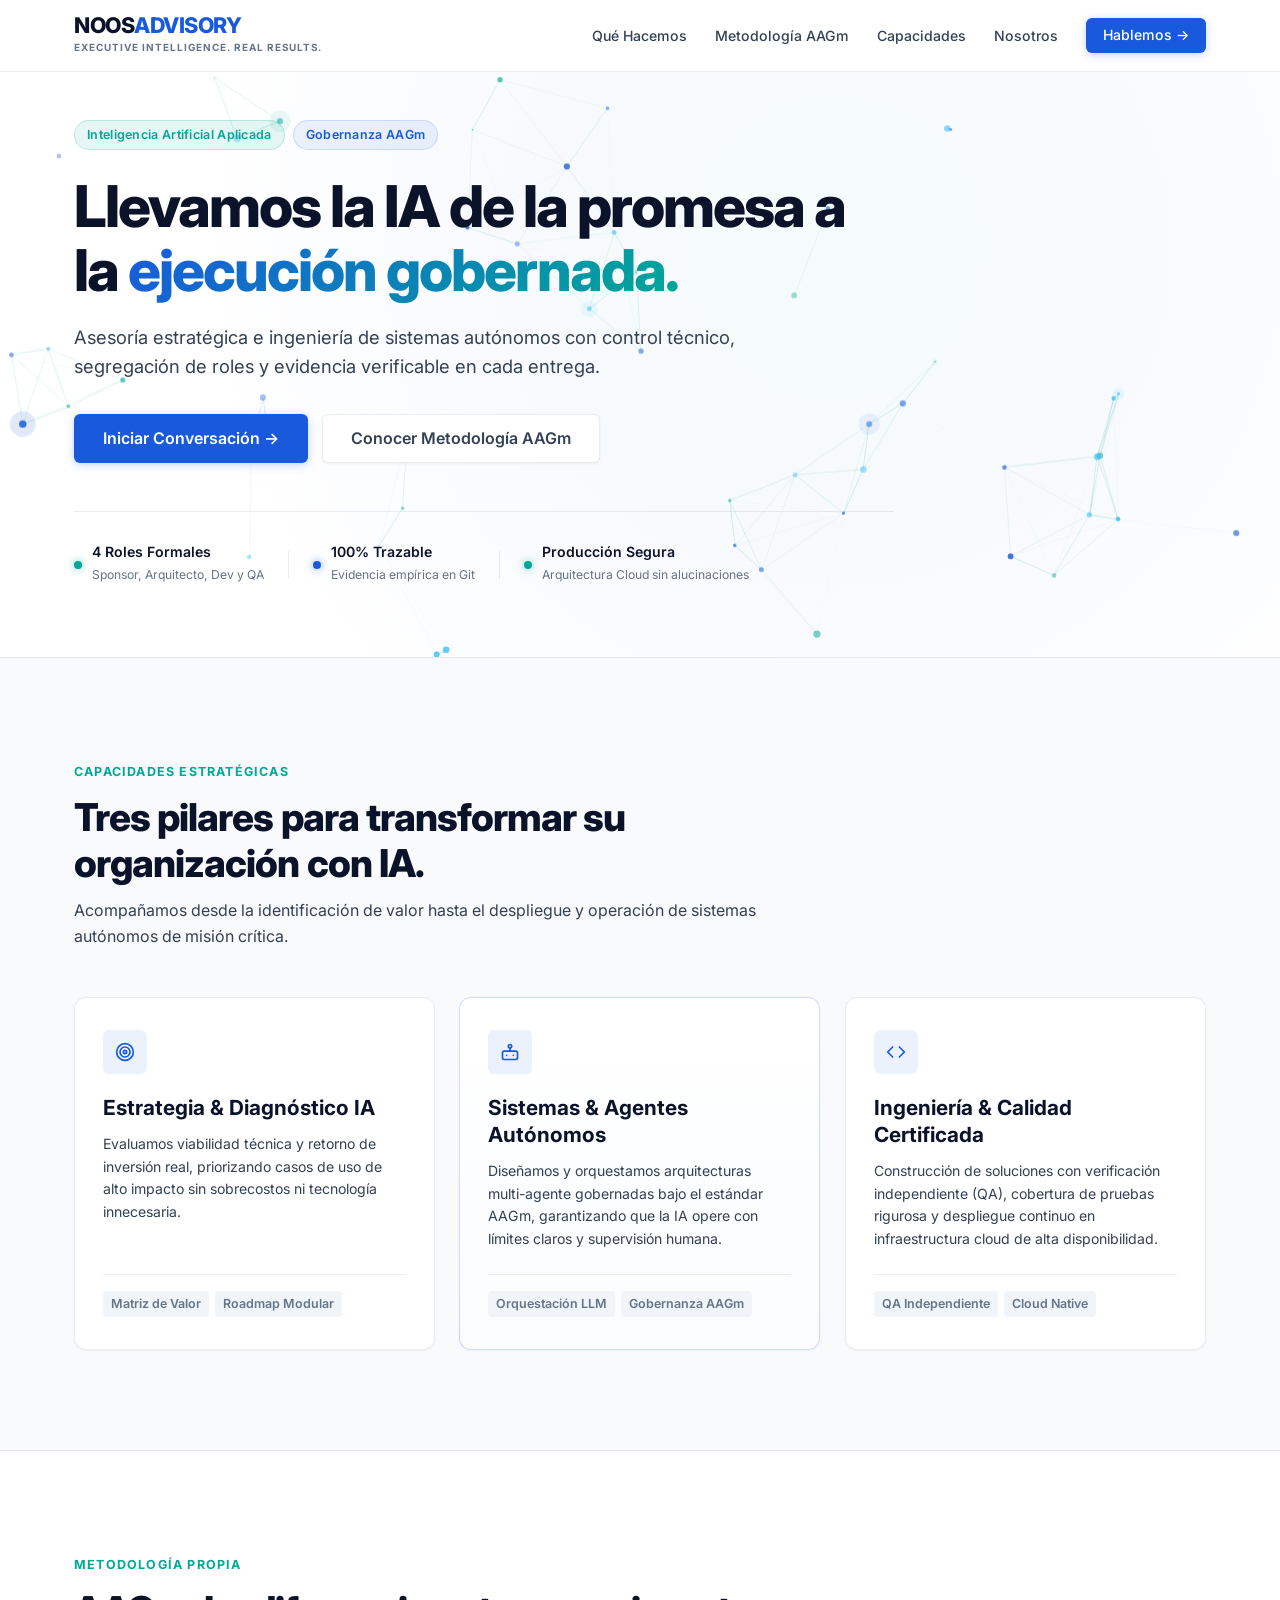
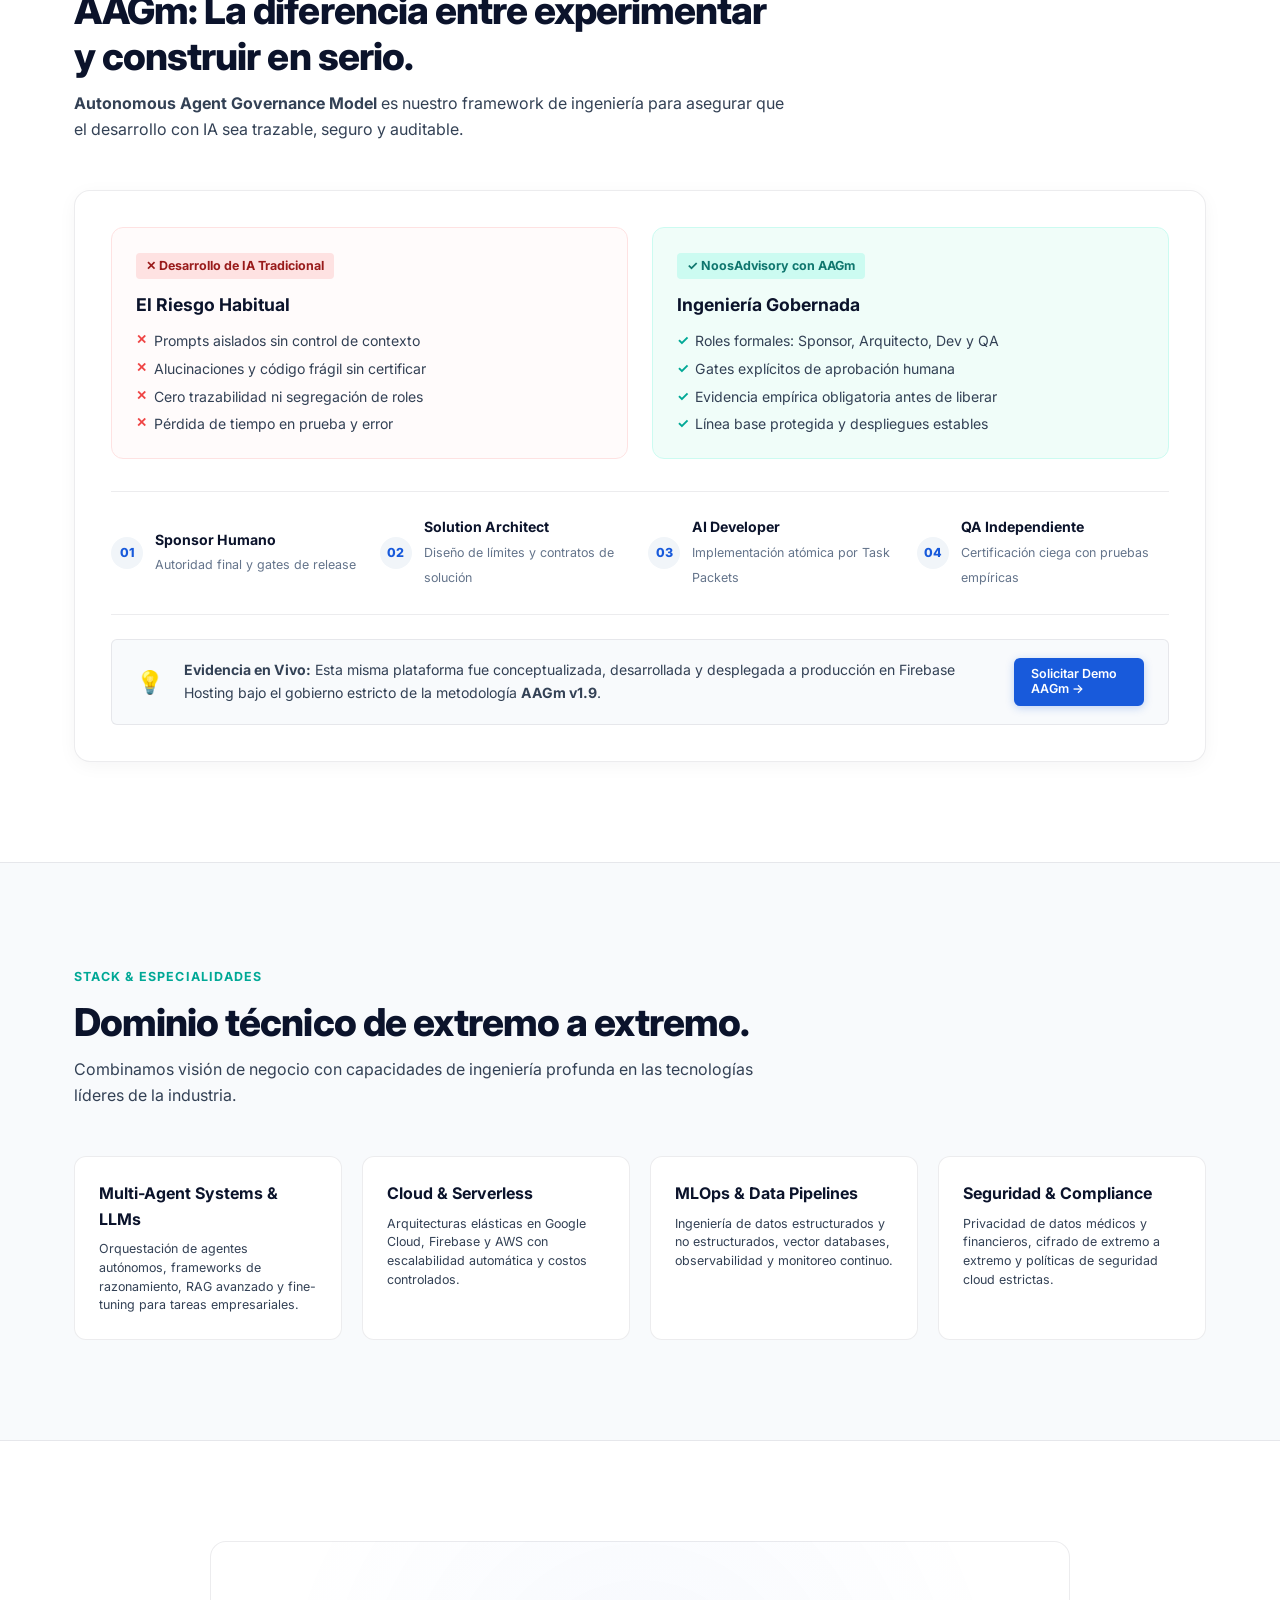
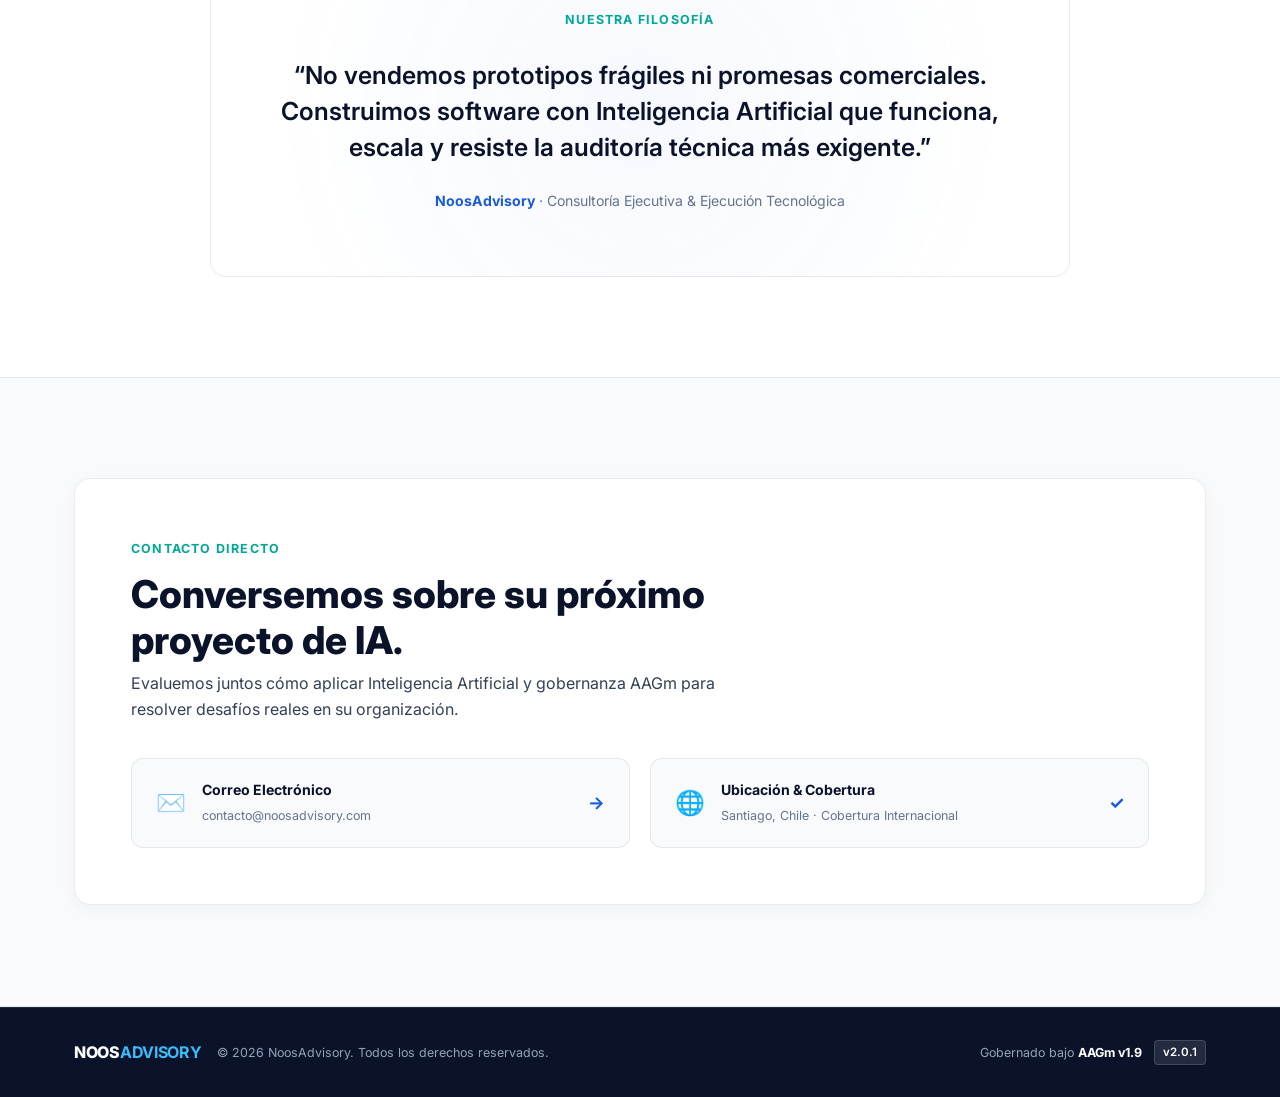
<file: public/index.html>
<!DOCTYPE html>
<html lang="es">
<head>
  <meta charset="UTF-8">
  <meta name="viewport" content="width=device-width, initial-scale=1.0">
  <title>NoosAdvisory · Negocio, Tecnología, Inteligencia Artificial & Ejecución</title>
  <meta name="description" content="NoosAdvisory transforma oportunidades de negocio en soluciones reales con Inteligencia Artificial, agentes autónomos gobernados y metodología de ingeniería demostrable.">
  
  <!-- Open Graph / Meta -->
  <meta property="og:type" content="website">
  <meta property="og:title" content="NoosAdvisory · Negocio, Tecnología, Inteligencia Artificial & Ejecución">
  <meta property="og:description" content="Llevamos la IA de la promesa a la ejecución gobernada. Consultoría ejecutiva, agentes autónomos y metodología AAGm.">
  <meta property="og:url" content="https://noosadvisory.web.app">
  <meta name="robots" content="index, follow">
  
  <!-- Google Fonts: Inter -->
  <link rel="preconnect" href="https://fonts.googleapis.com">
  <link rel="preconnect" href="https://fonts.gstatic.com" crossorigin>
  <link href="https://fonts.googleapis.com/css2?family=Inter:wght@400;500;600;700;800&display=swap" rel="stylesheet">
  
  <link rel="stylesheet" href="css/style.css?v=2.1">

  <!-- Structured Data: Schema.org -->
  <script type="application/ld+json">
  {
    "@context": "https://schema.org",
    "@type": "ProfessionalService",
    "name": "NoosAdvisory",
    "description": "Firma de consultoría ejecutiva, inteligencia artificial aplicada, agentes autónomos y ejecución tecnológica gobernada.",
    "url": "https://noosadvisory.web.app",
    "address": {
      "@type": "PostalAddress",
      "addressLocality": "Santiago",
      "addressCountry": "CL"
    },
    "knowsAbout": [
      "Artificial Intelligence Strategy",
      "Autonomous AI Agents",
      "Workflow Automation",
      "Enterprise AI Governance",
      "AAGm Methodology"
    ],
    "contactPoint": {
      "@type": "ContactPoint",
      "email": "contacto@noosadvisory.com",
      "contactType": "customer service"
    }
  }
  </script>
</head>
<body>

  <!-- Header / Navigation -->
  <header>
    <div class="container nav-wrapper">
      <a href="#" class="brand-logo-wrap" aria-label="NoosAdvisory Inicio">
        <span class="brand-logo">NOOS<span class="brand-accent">ADVISORY</span></span>
        <span class="brand-tagline">Executive Intelligence. Real Results.</span>
      </a>
      
      <button id="mobile-menu-toggle" class="mobile-toggle" aria-label="Abrir Menú de Navegación" aria-expanded="false">
        <svg class="icon-svg" viewBox="0 0 24 24"><line x1="3" y1="12" x2="21" y2="12"></line><line x1="3" y1="6" x2="21" y2="6"></line><line x1="3" y1="18" x2="21" y2="18"></line></svg>
      </button>
      
      <nav aria-label="Navegación Principal">
        <ul id="nav-menu" class="nav-menu">
          <li><a href="#que-hacemos">Qué Hacemos</a></li>
          <li><a href="#aagm">Metodología AAGm</a></li>
          <li><a href="#capacidades">Capacidades</a></li>
          <li><a href="#nosotros">Nosotros</a></li>
          <li><a href="#contacto" class="btn btn-primary btn-sm">Hablemos →</a></li>
        </ul>
      </nav>
    </div>
  </header>

  <main>
    <!-- Hero Section (Minimalist, Dynamic Interactive Canvas Network) -->
    <section class="hero" id="hero">
      <!-- Fullscreen Interactive Canvas (Real Particle / Neural Network) -->
      <canvas id="hero-canvas" class="hero-canvas" aria-hidden="true"></canvas>

      <div class="container hero-container">
        <div class="hero-content">
          <div class="hero-badge-wrap">
            <span class="badge badge-teal">Inteligencia Artificial Aplicada</span>
            <span class="badge badge-brand">Gobernanza AAGm</span>
          </div>

          <h1 class="hero-title">
            Llevamos la IA de la promesa a la <span class="text-gradient">ejecución gobernada.</span>
          </h1>

          <p class="hero-lead">
            Asesoría estratégica e ingeniería de sistemas autónomos con control técnico, segregación de roles y evidencia verificable en cada entrega.
          </p>

          <div class="hero-actions">
            <a href="#contacto" class="btn btn-primary btn-lg">Iniciar Conversación →</a>
            <a href="#aagm" class="btn btn-secondary btn-lg">Conocer Metodología AAGm</a>
          </div>

          <!-- Trust & Value Metrics -->
          <div class="hero-metrics-strip">
            <div class="metric-item">
              <span class="metric-dot teal"></span>
              <div>
                <strong>4 Roles Formales</strong>
                <span>Sponsor, Arquitecto, Dev y QA</span>
              </div>
            </div>
            <div class="metric-divider"></div>
            <div class="metric-item">
              <span class="metric-dot blue"></span>
              <div>
                <strong>100% Trazable</strong>
                <span>Evidencia empírica en Git</span>
              </div>
            </div>
            <div class="metric-divider"></div>
            <div class="metric-item">
              <span class="metric-dot teal"></span>
              <div>
                <strong>Producción Segura</strong>
                <span>Arquitectura Cloud sin alucinaciones</span>
              </div>
            </div>
          </div>
        </div>
      </div>
    </section>

    <!-- Section: Qué Hacemos (3 Pilares Claros) -->
    <section id="que-hacemos" class="section section-alt">
      <div class="container">
        <div class="section-header">
          <span class="section-tag">Capacidades Estratégicas</span>
          <h2>Tres pilares para transformar su organización con IA.</h2>
          <p>Acompañamos desde la identificación de valor hasta el despliegue y operación de sistemas autónomos de misión crítica.</p>
        </div>
        
        <div class="bento-grid-3">
          <!-- Card 1 -->
          <article class="bento-card">
            <div class="card-icon-wrap" aria-hidden="true">
              <svg class="icon-svg" viewBox="0 0 24 24"><circle cx="12" cy="12" r="10"></circle><circle cx="12" cy="12" r="6"></circle><circle cx="12" cy="12" r="2"></circle></svg>
            </div>
            <h3>Estrategia & Diagnóstico IA</h3>
            <p class="bento-desc">Evaluamos viabilidad técnica y retorno de inversión real, priorizando casos de uso de alto impacto sin sobrecostos ni tecnología innecesaria.</p>
            <div class="bento-footer">
              <span class="mini-tag">Matriz de Valor</span>
              <span class="mini-tag">Roadmap Modular</span>
            </div>
          </article>
          
          <!-- Card 2 (Featured) -->
          <article class="bento-card featured">
            <div class="card-icon-wrap" aria-hidden="true">
              <svg class="icon-svg" viewBox="0 0 24 24"><rect x="3" y="11" width="18" height="10" rx="2"></rect><circle cx="12" cy="5" r="2"></circle><path d="M12 7v4M8 16h.01M16 16h.01"></path></svg>
            </div>
            <h3>Sistemas & Agentes Autónomos</h3>
            <p class="bento-desc">Diseñamos y orquestamos arquitecturas multi-agente gobernadas bajo el estándar AAGm, garantizando que la IA opere con límites claros y supervisión humana.</p>
            <div class="bento-footer">
              <span class="mini-tag">Orquestación LLM</span>
              <span class="mini-tag">Gobernanza AAGm</span>
            </div>
          </article>
          
          <!-- Card 3 -->
          <article class="bento-card">
            <div class="card-icon-wrap" aria-hidden="true">
              <svg class="icon-svg" viewBox="0 0 24 24"><polyline points="16 18 22 12 16 6"></polyline><polyline points="8 6 2 12 8 18"></polyline></svg>
            </div>
            <h3>Ingeniería & Calidad Certificada</h3>
            <p class="bento-desc">Construcción de soluciones con verificación independiente (QA), cobertura de pruebas rigurosa y despliegue continuo en infraestructura cloud de alta disponibilidad.</p>
            <div class="bento-footer">
              <span class="mini-tag">QA Independiente</span>
              <span class="mini-tag">Cloud Native</span>
            </div>
          </article>
        </div>
      </div>
    </section>

    <!-- Section: Metodología AAGm (El Diferenciador) -->
    <section id="aagm" class="section">
      <div class="container">
        <div class="section-header">
          <span class="section-tag">Metodología Propia</span>
          <h2>AAGm: La diferencia entre experimentar y construir en serio.</h2>
          <p><strong>Autonomous Agent Governance Model</strong> es nuestro framework de ingeniería para asegurar que el desarrollo con IA sea trazable, seguro y auditable.</p>
        </div>

        <!-- Minimalist Comparison & Roles Box -->
        <div class="aagm-showcase">
          <!-- Comparison Columns -->
          <div class="comparison-grid">
            <div class="comparison-card negative">
              <div class="comp-badge bad">✕ Desarrollo de IA Tradicional</div>
              <h4>El Riesgo Habitual</h4>
              <ul class="comp-list">
                <li>Prompts aislados sin control de contexto</li>
                <li>Alucinaciones y código frágil sin certificar</li>
                <li>Cero trazabilidad ni segregación de roles</li>
                <li>Pérdida de tiempo en prueba y error</li>
              </ul>
            </div>

            <div class="comparison-card positive">
              <div class="comp-badge good">✓ NoosAdvisory con AAGm</div>
              <h4>Ingeniería Gobernada</h4>
              <ul class="comp-list">
                <li>Roles formales: Sponsor, Arquitecto, Dev y QA</li>
                <li>Gates explícitos de aprobación humana</li>
                <li>Evidencia empírica obligatoria antes de liberar</li>
                <li>Línea base protegida y despliegues estables</li>
              </ul>
            </div>
          </div>

          <!-- Roles Interactive Strip -->
          <div class="roles-strip">
            <div class="role-item">
              <div class="role-icon">01</div>
              <div class="role-info">
                <strong>Sponsor Humano</strong>
                <span>Autoridad final y gates de release</span>
              </div>
            </div>
            <div class="role-item">
              <div class="role-icon">02</div>
              <div class="role-info">
                <strong>Solution Architect</strong>
                <span>Diseño de límites y contratos de solución</span>
              </div>
            </div>
            <div class="role-item">
              <div class="role-icon">03</div>
              <div class="role-info">
                <strong>AI Developer</strong>
                <span>Implementación atómica por Task Packets</span>
              </div>
            </div>
            <div class="role-item">
              <div class="role-icon">04</div>
              <div class="role-info">
                <strong>QA Independiente</strong>
                <span>Certificación ciega con pruebas empíricas</span>
              </div>
            </div>
          </div>

          <!-- Live Evidence Callout -->
          <div class="evidence-callout">
            <div class="callout-icon">💡</div>
            <div class="callout-text">
              <strong>Evidencia en Vivo:</strong> Esta misma plataforma fue conceptualizada, desarrollada y desplegada a producción en Firebase Hosting bajo el gobierno estricto de la metodología <strong>AAGm v1.9</strong>.
            </div>
            <a href="#contacto" class="btn btn-primary btn-sm">Solicitar Demo AAGm →</a>
          </div>
        </div>
      </div>
    </section>

    <!-- Section: Capacidades Técnicas (Bento 4) -->
    <section id="capacidades" class="section section-alt">
      <div class="container">
        <div class="section-header">
          <span class="section-tag">Stack & Especialidades</span>
          <h2>Dominio técnico de extremo a extremo.</h2>
          <p>Combinamos visión de negocio con capacidades de ingeniería profunda en las tecnologías líderes de la industria.</p>
        </div>

        <div class="bento-grid-4">
          <div class="tech-card">
            <h4>Multi-Agent Systems & LLMs</h4>
            <p>Orquestación de agentes autónomos, frameworks de razonamiento, RAG avanzado y fine-tuning para tareas empresariales.</p>
          </div>
          <div class="tech-card">
            <h4>Cloud & Serverless</h4>
            <p>Arquitecturas elásticas en Google Cloud, Firebase y AWS con escalabilidad automática y costos controlados.</p>
          </div>
          <div class="tech-card">
            <h4>MLOps & Data Pipelines</h4>
            <p>Ingeniería de datos estructurados y no estructurados, vector databases, observabilidad y monitoreo continuo.</p>
          </div>
          <div class="tech-card">
            <h4>Seguridad & Compliance</h4>
            <p>Privacidad de datos médicos y financieros, cifrado de extremo a extremo y políticas de seguridad cloud estrictas.</p>
          </div>
        </div>
      </div>
    </section>

    <!-- Section: Nosotros / Filosofía -->
    <section id="nosotros" class="section">
      <div class="container">
        <div class="quote-box">
          <span class="section-tag">Nuestra Filosofía</span>
          <blockquote>
            “No vendemos prototipos frágiles ni promesas comerciales. Construimos software con Inteligencia Artificial que funciona, escala y resiste la auditoría técnica más exigente.”
          </blockquote>
          <div class="quote-author">
            <strong>NoosAdvisory</strong> · Consultoría Ejecutiva & Ejecución Tecnológica
          </div>
        </div>
      </div>
    </section>

    <!-- Section: Contacto Directo -->
    <section id="contacto" class="section section-alt">
      <div class="container">
        <div class="contact-box">
          <div class="contact-header">
            <span class="section-tag">Contacto Directo</span>
            <h2>Conversemos sobre su próximo proyecto de IA.</h2>
            <p>Evaluemos juntos cómo aplicar Inteligencia Artificial y gobernanza AAGm para resolver desafíos reales en su organización.</p>
          </div>

          <div class="contact-channels">
            <a href="mailto:contacto@noosadvisory.com" class="channel-card">
              <div class="channel-icon">✉️</div>
              <div class="channel-info">
                <strong>Correo Electrónico</strong>
                <span>contacto@noosadvisory.com</span>
              </div>
              <span class="channel-arrow">→</span>
            </a>

            <div class="channel-card">
              <div class="channel-icon">🌐</div>
              <div class="channel-info">
                <strong>Ubicación & Cobertura</strong>
                <span>Santiago, Chile · Cobertura Internacional</span>
              </div>
              <span class="channel-arrow">✓</span>
            </div>
          </div>
        </div>
      </div>
    </section>
  </main>

  <!-- Minimalist Footer -->
  <footer>
    <div class="container footer-container">
      <div class="footer-left">
        <span class="footer-brand">NOOS<strong>ADVISORY</strong></span>
        <span class="footer-copy">© 2026 NoosAdvisory. Todos los derechos reservados.</span>
      </div>

      <div class="footer-right">
        <span>Gobernado bajo <strong>AAGm v1.9</strong></span>
        <span class="version-badge">v2.0.1</span>
      </div>
    </div>
  </footer>

  <script src="js/main.js?v=2.0"></script>
</body>
</html>
</file>
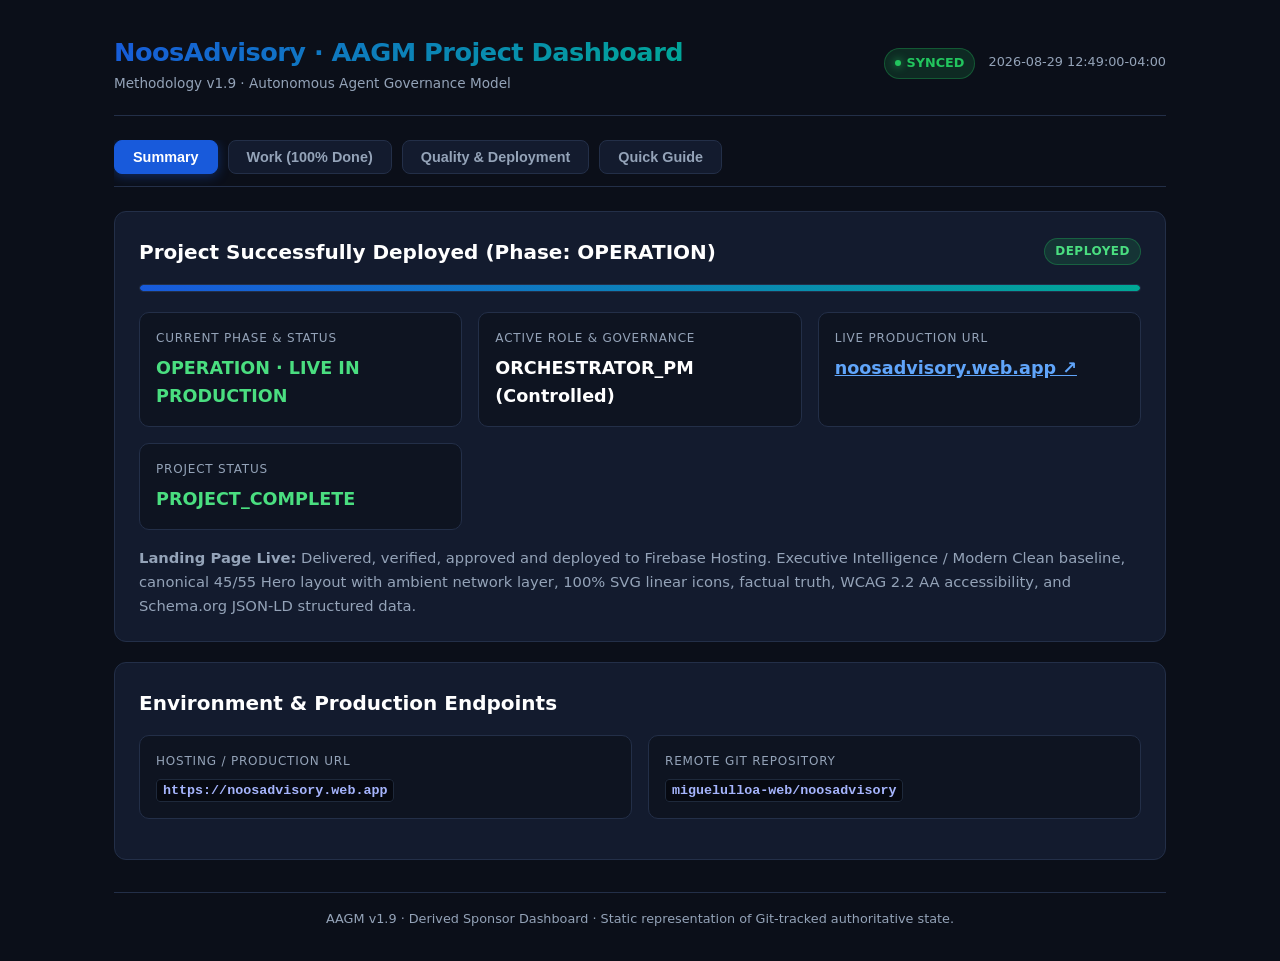
<file: docs/aagm/PROJECT_DASHBOARD.html>
<!doctype html>
<html lang="en">
<head>
  <meta charset="utf-8">
  <meta name="viewport" content="width=device-width,initial-scale=1">
  <title>AAGM Project Dashboard - NoosAdvisory</title>
  <style>
    :root {
      --bg: #0b0f19;
      --card: #131b2e;
      --card-hover: #1c2742;
      --border: #232f48;
      --text: #f8fafc;
      --muted: #94a3b8;
      --accent: #185adb;
      --accent-gradient: linear-gradient(135deg, #185adb 0%, #00a896 100%);
      --accent-light: #60a5fa;
      --success: #22c55e;
      --warning: #f59e0b;
      --danger: #ef4444;
    }
    * { box-sizing: border-box; margin: 0; padding: 0; }
    body {
      font-family: system-ui, -apple-system, BlinkMacSystemFont, "Segoe UI", Roboto, sans-serif;
      max-width: 1100px;
      margin: 32px auto;
      padding: 0 24px;
      color: var(--text);
      background: var(--bg);
      line-height: 1.6;
    }
    header {
      display: flex;
      justify-content: space-between;
      align-items: center;
      padding-bottom: 20px;
      border-bottom: 1px solid var(--border);
      margin-bottom: 24px;
      flex-wrap: wrap;
      gap: 16px;
    }
    .header-title h1 {
      font-size: 1.6rem;
      font-weight: 800;
      letter-spacing: -0.5px;
      background: var(--accent-gradient);
      -webkit-background-clip: text;
      -webkit-text-fill-color: transparent;
    }
    .header-meta {
      font-size: 0.85rem;
      color: var(--muted);
    }
    .badge-sync {
      display: inline-flex;
      align-items: center;
      gap: 6px;
      padding: 4px 10px;
      border-radius: 20px;
      background: rgba(34, 197, 94, 0.15);
      border: 1px solid rgba(34, 197, 94, 0.3);
      color: var(--success);
      font-weight: 600;
      font-size: 0.8rem;
    }
    .badge-sync .dot {
      width: 6px;
      height: 6px;
      border-radius: 50%;
      background: var(--success);
      box-shadow: 0 0 8px var(--success);
    }
    nav.tabs {
      display: flex;
      gap: 10px;
      margin-bottom: 24px;
      border-bottom: 1px solid var(--border);
      padding-bottom: 12px;
      overflow-x: auto;
    }
    .tab-btn {
      padding: 8px 18px;
      border-radius: 8px;
      border: 1px solid var(--border);
      background: var(--card);
      color: var(--muted);
      cursor: pointer;
      font-size: 0.9rem;
      font-weight: 600;
      transition: all 0.2s ease;
    }
    .tab-btn:hover {
      background: var(--card-hover);
      color: #fff;
    }
    .tab-btn.active {
      background: var(--accent);
      color: #fff;
      border-color: var(--accent);
      box-shadow: 0 2px 12px rgba(24, 90, 219, 0.4);
    }
    .tab-pane {
      display: none;
    }
    .tab-pane.active {
      display: block;
    }
    .card {
      background: var(--card);
      border: 1px solid var(--border);
      border-radius: 12px;
      padding: 24px;
      margin-bottom: 20px;
    }
    .card h2 {
      font-size: 1.25rem;
      margin-bottom: 16px;
      color: #fff;
      display: flex;
      align-items: center;
      justify-content: space-between;
    }
    .grid-2 {
      display: grid;
      grid-template-columns: repeat(auto-fit, minmax(320px, 1fr));
      gap: 16px;
      margin-bottom: 16px;
    }
    .stat-box {
      background: rgba(11, 15, 25, 0.6);
      border: 1px solid var(--border);
      border-radius: 10px;
      padding: 16px;
    }
    .stat-label {
      font-size: 0.75rem;
      text-transform: uppercase;
      letter-spacing: 0.8px;
      color: var(--muted);
      margin-bottom: 6px;
    }
    .stat-val {
      font-size: 1.1rem;
      font-weight: 700;
      color: #fff;
    }
    table {
      border-collapse: collapse;
      width: 100%;
      margin-top: 12px;
      font-size: 0.88rem;
    }
    th, td {
      border-bottom: 1px solid var(--border);
      padding: 12px 10px;
      text-align: left;
    }
    th {
      color: var(--accent-light);
      font-weight: 600;
      background: rgba(11, 15, 25, 0.4);
    }
    tr:hover td {
      background: rgba(255, 255, 255, 0.02);
    }
    code {
      background: #060911;
      color: #a5b4fc;
      padding: 3px 6px;
      border-radius: 4px;
      font-size: 0.88em;
      border: 1px solid #1e293b;
    }
    .status-pill {
      display: inline-block;
      padding: 3px 10px;
      border-radius: 20px;
      font-size: 0.75rem;
      font-weight: 700;
      text-transform: uppercase;
      letter-spacing: 0.5px;
    }
    .status-done { background: rgba(34, 197, 94, 0.15); color: #4ade80; border: 1px solid rgba(34, 197, 94, 0.3); }
    .status-ready { background: rgba(59, 130, 246, 0.15); color: #60a5fa; border: 1px solid rgba(59, 130, 246, 0.3); }
    .status-pending { background: rgba(148, 163, 184, 0.15); color: #94a3b8; border: 1px solid rgba(148, 163, 184, 0.3); }
    .status-active { background: rgba(24, 90, 219, 0.2); color: #93c5fd; border: 1px solid rgba(24, 90, 219, 0.4); }
    .progress-bar-container {
      background: #060911;
      border-radius: 8px;
      height: 8px;
      width: 100%;
      margin: 12px 0 20px;
      overflow: hidden;
      border: 1px solid var(--border);
    }
    .progress-bar-fill {
      background: var(--accent-gradient);
      height: 100%;
      width: 100%;
      border-radius: 8px;
    }
    .footer-note {
      font-size: 0.8rem;
      color: var(--muted);
      text-align: center;
      margin-top: 32px;
      padding-top: 16px;
      border-top: 1px solid var(--border);
    }
  </style>
</head>
<body>

  <header>
    <div class="header-title">
      <h1>NoosAdvisory · AAGM Project Dashboard</h1>
      <div class="header-meta">Methodology v1.9 · Autonomous Agent Governance Model</div>
    </div>
    <div>
      <span class="badge-sync"><span class="dot"></span> SYNCED</span>
      <span style="font-size: 0.8rem; color: var(--muted); margin-left: 8px;">2026-08-29 12:49:00-04:00</span>
    </div>
  </header>

  <nav class="tabs">
    <button class="tab-btn active" onclick="showTab('summary')">Summary</button>
    <button class="tab-btn" onclick="showTab('work')">Work (100% Done)</button>
    <button class="tab-btn" onclick="showTab('quality')">Quality & Deployment</button>
    <button class="tab-btn" onclick="showTab('guide')">Quick Guide</button>
  </nav>

  <!-- TAB 1: SUMMARY -->
  <div id="tab-summary" class="tab-pane active">
    <div class="card">
      <h2>Project Successfully Deployed (Phase: OPERATION)
        <span class="status-pill status-done">DEPLOYED</span>
      </h2>
      <div class="progress-bar-container">
        <div class="progress-bar-fill" style="width: 100%;"></div>
      </div>
      <div class="grid-2">
        <div class="stat-box">
          <div class="stat-label">Current Phase & Status</div>
          <div class="stat-val" style="color: #4ade80;">OPERATION · LIVE IN PRODUCTION</div>
        </div>
        <div class="stat-box">
          <div class="stat-label">Active Role & Governance</div>
          <div class="stat-val">ORCHESTRATOR_PM (Controlled)</div>
        </div>
        <div class="stat-box">
          <div class="stat-label">Live Production URL</div>
          <div class="stat-val"><a href="https://noosadvisory.web.app" target="_blank" style="color:#60a5fa; text-decoration: underline;">noosadvisory.web.app ↗</a></div>
        </div>
        <div class="stat-box">
          <div class="stat-label">Project Status</div>
          <div class="stat-val" style="color: #4ade80;">PROJECT_COMPLETE</div>
        </div>
      </div>
      <p style="font-size: 0.92rem; color: var(--muted);">
        <strong>Landing Page Live:</strong> Delivered, verified, approved and deployed to Firebase Hosting. Executive Intelligence / Modern Clean baseline, canonical 45/55 Hero layout with ambient network layer, 100% SVG linear icons, factual truth, WCAG 2.2 AA accessibility, and Schema.org JSON-LD structured data.
      </p>
    </div>

    <div class="card">
      <h2>Environment & Production Endpoints</h2>
      <div class="grid-2">
        <div class="stat-box">
          <div class="stat-label">Hosting / Production URL</div>
          <div class="stat-val" style="font-size: 0.95rem;"><code>https://noosadvisory.web.app</code></div>
        </div>
        <div class="stat-box">
          <div class="stat-label">Remote Git Repository</div>
          <div class="stat-val" style="font-size: 0.95rem;"><code>miguelulloa-web/noosadvisory</code></div>
        </div>
      </div>
    </div>
  </div>

  <!-- TAB 2: WORK -->
  <div id="tab-work" class="tab-pane">
    <div class="card">
      <h2>Task Packets (All Backlog Items Complete)</h2>
      <table>
        <thead>
          <tr>
            <th>ID</th>
            <th>Task Packet Title</th>
            <th>Owner</th>
            <th>Dependencies</th>
            <th>Status</th>
          </tr>
        </thead>
        <tbody>
          <tr>
            <td><code>TP-01</code></td>
            <td><strong>Visual Foundation & Design System</strong></td>
            <td>DEVELOPER</td>
            <td>—</td>
            <td><span class="status-pill status-done">DONE</span></td>
          </tr>
          <tr>
            <td><code>TP-02</code></td>
            <td><strong>Header, Hero Section & What We Do Blocks</strong></td>
            <td>DEVELOPER</td>
            <td><code>TP-01</code></td>
            <td><span class="status-pill status-done">DONE</span></td>
          </tr>
          <tr>
            <td><code>TP-03</code></td>
            <td><strong>Modular Featured Work & AAGm Case Study</strong></td>
            <td>DEVELOPER</td>
            <td><code>TP-01</code></td>
            <td><span class="status-pill status-done">DONE</span></td>
          </tr>
          <tr>
            <td><code>TP-04</code></td>
            <td><strong>Our Approach Interactive Flow & Capabilities Grid</strong></td>
            <td>DEVELOPER</td>
            <td><code>TP-02, TP-03</code></td>
            <td><span class="status-pill status-done">DONE</span></td>
          </tr>
          <tr>
            <td><code>TP-05</code></td>
            <td><strong>About NoosAdvisory, Executive Contact/CTA & Navigation</strong></td>
            <td>DEVELOPER</td>
            <td><code>TP-04</code></td>
            <td><span class="status-pill status-done">DONE</span></td>
          </tr>
          <tr>
            <td><code>TP-07</code></td>
            <td><strong>Design & UX Polish (Lovable Benchmark Exploration)</strong></td>
            <td>SOLUTION_ARCHITECT</td>
            <td><code>TP-05</code></td>
            <td><span class="status-pill status-done">DONE</span></td>
          </tr>
          <tr>
            <td><code>TP-08</code></td>
            <td><strong>Execution of NoosAdvisory Visual Design System v1.0</strong></td>
            <td>DEVELOPER</td>
            <td><code>TP-07</code></td>
            <td><span class="status-pill status-done">DONE</span></td>
          </tr>
          <tr>
            <td><code>TP-09</code></td>
            <td><strong>Final Visual & Editorial Harmonization (Hero PNG & Brand System v1.0)</strong></td>
            <td>DEVELOPER</td>
            <td><code>TP-08</code></td>
            <td><span class="status-pill status-done">DONE</span></td>
          </tr>
          <tr>
            <td><code>TP-06</code></td>
            <td><strong>End-to-End QA, Cross-Device Polish & Release Gate</strong></td>
            <td>QA</td>
            <td><code>TP-09</code></td>
            <td><span class="status-pill status-done">DONE</span></td>
          </tr>
        </tbody>
      </table>
    </div>
  </div>

  <!-- TAB 3: QUALITY & DEPLOYMENT -->
  <div id="tab-quality" class="tab-pane">
    <div class="card">
      <h2>Quality & Deployment Posture</h2>
      <div class="grid-2">
        <div class="stat-box">
          <div class="stat-label">QA Evaluation</div>
          <div class="stat-val" style="color:#4ade80;">100% PASS (Approved)</div>
        </div>
        <div class="stat-box">
          <div class="stat-label">Deployment Status</div>
          <div class="stat-val" style="color:#4ade80;">DEPLOYED_SUCCESS</div>
        </div>
        <div class="stat-box">
          <div class="stat-label">Accessibility Standard</div>
          <div class="stat-val" style="color:#4ade80;">WCAG 2.2 Level AA</div>
        </div>
        <div class="stat-box">
          <div class="stat-label">Production Hosting</div>
          <div class="stat-val" style="color:#4ade80;">Firebase Edge CDN</div>
        </div>
      </div>
    </div>
  </div>

  <!-- TAB 4: QUICK GUIDE -->
  <div id="tab-guide" class="tab-pane">
    <div class="card">
      <h2>AAGM Lifecycle & Command Reference</h2>
      <p style="margin-bottom: 16px; font-size: 0.92rem;">
        <strong>Current flow:</strong> Discovery ✓ → Delivery (TP-01 to TP-09) ✓ → Independent QA (TP-06) ✓ → Release Gate ✓ → <strong>Deployed & Active</strong>.
      </p>
      <table>
        <thead>
          <tr>
            <th>I want to…</th>
            <th>AAGM Command</th>
            <th>Natural Language Shortcut</th>
          </tr>
        </thead>
        <tbody>
          <tr>
            <td>See project status</td>
            <td><code>/aagm-status</code></td>
            <td>"Show me the project status"</td>
          </tr>
          <tr>
            <td>Refresh Dashboard</td>
            <td><code>/aagm-sync-dashboard</code></td>
            <td>"Update the dashboard"</td>
          </tr>
          <tr>
            <td>Show all commands</td>
            <td><code>/aagm-help</code></td>
            <td>"What commands can I use?"</td>
          </tr>
        </tbody>
      </table>
    </div>
  </div>

  <div class="footer-note">
    AAGM v1.9 · Derived Sponsor Dashboard · Static representation of Git-tracked authoritative state.
  </div>

  <script>
    function showTab(name) {
      document.querySelectorAll('.tab-pane').forEach(el => el.classList.remove('active'));
      document.querySelectorAll('.tab-btn').forEach(el => el.classList.remove('active'));
      const targetPane = document.getElementById('tab-' + name);
      if (targetPane) targetPane.classList.add('active');
      const activeBtn = Array.from(document.querySelectorAll('.tab-btn')).find(b => b.textContent.toLowerCase().includes(name));
      if (activeBtn) activeBtn.classList.add('active');
    }
  </script>
</body>
</html>
</file>
<file: public/css/style.css>
/**
 * NoosAdvisory Minimalist Design System v2.0
 * Pure Vanilla CSS with GPU-accelerated motion & sleek typography
 */

/* ==========================================================================
   Design Tokens & CSS Custom Properties
   ========================================================================== */
:root {
  /* Brand Palette */
  --color-midnight: #0B132B;
  --color-slate: #334155;
  --color-muted: #64748B;
  --color-light-slate: #94A3B8;
  --color-bg-base: #FFFFFF;
  --color-bg-alt: #F8FAFC;
  --color-bg-soft: #F1F5F9;
  --color-border: rgba(15, 23, 42, 0.08);
  --color-border-hover: rgba(24, 90, 219, 0.25);
  --color-white: #FFFFFF;

  /* Executive Brand Accents */
  --color-corporate-blue: #185ADB;
  --color-corporate-blue-hover: #0F44A8;
  --color-corporate-blue-soft: rgba(24, 90, 219, 0.08);
  --color-intelligent-teal: #00A896;
  --color-intelligent-teal-soft: rgba(0, 168, 150, 0.1);

  /* Typography Scale */
  --font-sans: 'Inter', -apple-system, BlinkMacSystemFont, 'Segoe UI', Roboto, Helvetica, Arial, sans-serif;
  --text-display: clamp(2.4rem, 4.5vw, 3.6rem);
  --text-h2: clamp(1.8rem, 3vw, 2.4rem);
  --text-h3: 1.3rem;
  --text-h4: 1.1rem;
  --text-body: 1rem;
  --text-lead: 1.15rem;
  --text-small: 0.88rem;
  --text-xs: 0.78rem;

  /* Spacing */
  --space-section: clamp(64px, 8vw, 100px);
  --container-max: 1180px;

  /* Radius & Shadows */
  --radius-sm: 6px;
  --radius-md: 12px;
  --radius-lg: 16px;
  --radius-full: 9999px;
  
  --shadow-subtle: 0 1px 3px rgba(0, 0, 0, 0.04), 0 1px 2px rgba(0, 0, 0, 0.02);
  --shadow-card: 0 4px 20px -2px rgba(15, 23, 42, 0.05);
  --shadow-hover: 0 12px 28px -4px rgba(15, 23, 42, 0.08);
  --shadow-button: 0 2px 8px rgba(24, 90, 219, 0.25);

  /* Transitions */
  --transition-fast: 150ms cubic-bezier(0.16, 1, 0.3, 1);
  --transition-normal: 250ms cubic-bezier(0.16, 1, 0.3, 1);
}

/* ==========================================================================
   Base & Reset
   ========================================================================== */
*, *::before, *::after {
  box-sizing: border-box;
  margin: 0;
  padding: 0;
}

html {
  scroll-behavior: smooth;
  font-size: 16px;
  -webkit-font-smoothing: antialiased;
  -moz-osx-font-smoothing: grayscale;
}

body {
  font-family: var(--font-sans);
  background-color: var(--color-bg-base);
  color: var(--color-slate);
  line-height: 1.6;
  overflow-x: hidden;
}

.container {
  width: 100%;
  max-width: var(--container-max);
  margin: 0 auto;
  padding: 0 24px;
}

/* ==========================================================================
   Header & Navigation
   ========================================================================== */
header {
  position: sticky;
  top: 0;
  z-index: 100;
  background: rgba(255, 255, 255, 0.88);
  backdrop-filter: blur(16px);
  -webkit-backdrop-filter: blur(16px);
  border-bottom: 1px solid var(--color-border);
  height: 72px;
  display: flex;
  align-items: center;
}

.nav-wrapper {
  display: flex;
  align-items: center;
  justify-content: space-between;
}

.brand-logo-wrap {
  text-decoration: none;
  display: flex;
  flex-direction: column;
}

.brand-logo {
  font-size: 1.35rem;
  font-weight: 800;
  letter-spacing: -0.5px;
  color: var(--color-midnight);
  line-height: 1;
}

.brand-logo .brand-accent {
  color: var(--color-corporate-blue);
}

.brand-tagline {
  font-size: 0.62rem;
  font-weight: 700;
  letter-spacing: 1px;
  color: var(--color-muted);
  text-transform: uppercase;
  margin-top: 3px;
}

.nav-menu {
  display: flex;
  align-items: center;
  gap: 28px;
  list-style: none;
}

.nav-menu a {
  color: var(--color-slate);
  font-size: var(--text-small);
  font-weight: 500;
  text-decoration: none;
  transition: color var(--transition-fast);
}

.nav-menu a:hover {
  color: var(--color-corporate-blue);
}

.nav-menu a.btn-primary,
.nav-menu a.btn-primary:hover {
  color: #FFFFFF !important;
}

.mobile-toggle {
  display: none;
  background: none;
  border: 1px solid var(--color-border);
  border-radius: var(--radius-sm);
  padding: 6px 10px;
  cursor: pointer;
  color: var(--color-midnight);
}

.icon-svg {
  width: 20px;
  height: 20px;
  stroke: currentColor;
  stroke-width: 2;
  stroke-linecap: round;
  stroke-linejoin: round;
  fill: none;
}

/* ==========================================================================
   Buttons & Badges
   ========================================================================== */
.btn {
  display: inline-flex;
  align-items: center;
  justify-content: center;
  gap: 8px;
  padding: 12px 24px;
  border-radius: var(--radius-sm);
  font-size: var(--text-small);
  font-weight: 600;
  text-decoration: none;
  cursor: pointer;
  transition: all var(--transition-normal);
  border: 1px solid transparent;
  line-height: 1.2;
}

.btn-primary {
  background-color: var(--color-corporate-blue);
  color: #FFFFFF !important;
  box-shadow: var(--shadow-button);
  position: relative;
  overflow: hidden;
}

.btn-primary::after {
  content: '';
  position: absolute;
  top: -50%;
  left: -60%;
  width: 40%;
  height: 200%;
  background: linear-gradient(to right, rgba(255,255,255,0) 0%, rgba(255,255,255,0.22) 50%, rgba(255,255,255,0) 100%);
  transform: rotate(25deg);
  transition: left 0.75s ease-in-out;
  pointer-events: none;
}

.btn-primary:hover::after {
  left: 130%;
}

.btn-primary:hover {
  background-color: var(--color-corporate-blue-hover);
  transform: translateY(-1px);
  box-shadow: 0 4px 14px rgba(24, 90, 219, 0.35);
}

.btn-secondary {
  background-color: var(--color-white);
  color: var(--color-slate);
  border-color: var(--color-border);
  box-shadow: var(--shadow-subtle);
}

.btn-secondary:hover {
  background-color: var(--color-bg-alt);
  color: var(--color-corporate-blue);
  border-color: var(--color-border-hover);
  transform: translateY(-1px);
}

.btn-sm {
  padding: 8px 16px;
  font-size: var(--text-xs);
}

.btn-lg {
  padding: 14px 28px;
  font-size: var(--text-body);
}

.badge {
  display: inline-flex;
  align-items: center;
  gap: 6px;
  padding: 4px 12px;
  border-radius: var(--radius-full);
  font-size: var(--text-xs);
  font-weight: 600;
  letter-spacing: 0.3px;
}

.badge-brand {
  background: var(--color-corporate-blue-soft);
  color: var(--color-corporate-blue);
  border: 1px solid rgba(24, 90, 219, 0.15);
}

.badge-teal {
  background: var(--color-intelligent-teal-soft);
  color: var(--color-intelligent-teal);
  border: 1px solid rgba(0, 168, 150, 0.2);
}

.section-tag {
  display: inline-block;
  font-size: 0.78rem;
  font-weight: 700;
  text-transform: uppercase;
  letter-spacing: 1.2px;
  color: var(--color-intelligent-teal);
  margin-bottom: 12px;
}

/* ==========================================================================
   Hero Section (Interactive Canvas Network)
   ========================================================================== */
.hero {
  position: relative;
  padding: clamp(32px, 4vw, 48px) 0 clamp(50px, 6vw, 70px);
  overflow: hidden;
  background: radial-gradient(circle at 65% 30%, rgba(0, 168, 150, 0.04) 0%, rgba(24, 90, 219, 0.03) 35%, transparent 70%), #FFFFFF;
}

.hero-canvas {
  position: absolute;
  inset: 0;
  width: 100%;
  height: 100%;
  pointer-events: none;
  z-index: 0;
  display: block;
}

.hero-container {
  position: relative;
  z-index: 1;
}

.hero-content {
  max-width: 820px;
}

.hero-badge-wrap {
  display: flex;
  flex-wrap: wrap;
  gap: 8px;
  margin-bottom: 24px;
}

.hero-title {
  font-size: var(--text-display);
  font-weight: 800;
  line-height: 1.12;
  letter-spacing: -0.035em;
  color: var(--color-midnight);
  margin-bottom: 20px;
}

.text-gradient {
  background: linear-gradient(135deg, var(--color-corporate-blue) 0%, var(--color-intelligent-teal) 100%);
  -webkit-background-clip: text;
  -webkit-text-fill-color: transparent;
}

.hero-lead {
  font-size: var(--text-lead);
  color: var(--color-slate);
  line-height: 1.6;
  max-width: 680px;
  margin-bottom: 32px;
  font-weight: 400;
}

.hero-actions {
  display: flex;
  flex-wrap: wrap;
  gap: 14px;
  margin-bottom: 48px;
}

/* Metrics Strip */
.hero-metrics-strip {
  display: flex;
  align-items: center;
  flex-wrap: wrap;
  gap: 24px;
  padding-top: 32px;
  border-top: 1px solid var(--color-border);
}

.metric-item {
  display: flex;
  align-items: center;
  gap: 10px;
}

.metric-dot {
  width: 8px;
  height: 8px;
  border-radius: 50%;
  flex-shrink: 0;
}

.metric-dot.teal {
  background-color: var(--color-intelligent-teal);
  box-shadow: 0 0 8px rgba(0, 168, 150, 0.6);
}

.metric-dot.blue {
  background-color: var(--color-corporate-blue);
  box-shadow: 0 0 8px rgba(24, 90, 219, 0.6);
}

.metric-item strong {
  display: block;
  font-size: 0.88rem;
  color: var(--color-midnight);
  font-weight: 600;
  line-height: 1.2;
}

.metric-item span {
  font-size: 0.76rem;
  color: var(--color-muted);
}

.metric-divider {
  width: 1px;
  height: 28px;
  background-color: var(--color-border);
}

/* ==========================================================================
   Section Layouts & Headers
   ========================================================================== */
.section {
  padding: var(--space-section) 0;
}

.section-alt {
  background-color: var(--color-bg-alt);
  border-top: 1px solid var(--color-border);
  border-bottom: 1px solid var(--color-border);
}

.section-header {
  max-width: 720px;
  margin-bottom: 48px;
}

.section-header h2 {
  font-size: var(--text-h2);
  font-weight: 800;
  color: var(--color-midnight);
  line-height: 1.2;
  letter-spacing: -0.025em;
  margin-bottom: 12px;
}

.section-header p {
  font-size: var(--text-body);
  color: var(--color-slate);
  line-height: 1.6;
}

/* ==========================================================================
   Qué Hacemos: Bento Grid (3 Cards)
   ========================================================================== */
.bento-grid-3 {
  display: grid;
  grid-template-columns: repeat(3, 1fr);
  gap: 24px;
}

.bento-card {
  background: var(--color-white);
  border: 1px solid var(--color-border);
  border-radius: var(--radius-md);
  padding: 32px 28px;
  display: flex;
  flex-direction: column;
  transition: all var(--transition-normal);
  box-shadow: var(--shadow-subtle);
  position: relative;
  overflow: hidden;
}

.bento-card::before {
  content: '';
  position: absolute;
  inset: 0;
  background: radial-gradient(350px circle at var(--mouse-x, 50%) var(--mouse-y, 50%), rgba(0, 168, 150, 0.06), transparent 75%);
  opacity: 0;
  transition: opacity 0.3s ease;
  pointer-events: none;
}

.bento-card:hover::before {
  opacity: 1;
}

.bento-card:hover {
  transform: translateY(-3px);
  box-shadow: var(--shadow-hover);
  border-color: var(--color-border-hover);
}

.bento-card.featured {
  border-color: rgba(24, 90, 219, 0.2);
  background: linear-gradient(180deg, #FFFFFF 0%, #FAFCFF 100%);
}

.card-icon-wrap {
  width: 44px;
  height: 44px;
  border-radius: var(--radius-sm);
  background: var(--color-corporate-blue-soft);
  color: var(--color-corporate-blue);
  display: flex;
  align-items: center;
  justify-content: center;
  margin-bottom: 20px;
}

.bento-card h3 {
  font-size: var(--text-h3);
  font-weight: 700;
  color: var(--color-midnight);
  margin-bottom: 12px;
  line-height: 1.3;
}

.bento-desc {
  font-size: var(--text-small);
  color: var(--color-slate);
  line-height: 1.6;
  margin-bottom: 24px;
  flex-grow: 1;
}

.bento-footer {
  display: flex;
  flex-wrap: wrap;
  gap: 6px;
  padding-top: 16px;
  border-top: 1px solid var(--color-border);
}

.mini-tag {
  font-size: var(--text-xs);
  font-weight: 600;
  color: var(--color-muted);
  background: var(--color-bg-soft);
  padding: 3px 8px;
  border-radius: 4px;
}

/* ==========================================================================
   Metodología AAGm: Minimalist Showcase
   ========================================================================== */
.aagm-showcase {
  background: var(--color-white);
  border: 1px solid var(--color-border);
  border-radius: var(--radius-lg);
  padding: 36px;
  box-shadow: var(--shadow-card);
}

.comparison-grid {
  display: grid;
  grid-template-columns: 1fr 1fr;
  gap: 24px;
  margin-bottom: 32px;
}

.comparison-card {
  border-radius: var(--radius-md);
  padding: 24px;
  border: 1px solid transparent;
}

.comparison-card.negative {
  background: #FFFBFB;
  border-color: #FEE2E2;
}

.comparison-card.positive {
  background: #F0FDF9;
  border-color: #CCFBF1;
}

.comp-badge {
  display: inline-block;
  font-size: var(--text-xs);
  font-weight: 700;
  padding: 3px 10px;
  border-radius: 4px;
  margin-bottom: 12px;
}

.comp-badge.bad {
  background: #FEE2E2;
  color: #991B1B;
}

.comp-badge.good {
  background: #CCFBF1;
  color: #0F766E;
}

.comparison-card h4 {
  font-size: 1.1rem;
  font-weight: 700;
  color: var(--color-midnight);
  margin-bottom: 12px;
}

.comp-list {
  list-style: none;
  display: flex;
  flex-direction: column;
  gap: 8px;
}

.comp-list li {
  font-size: var(--text-small);
  color: var(--color-slate);
  position: relative;
  padding-left: 18px;
  line-height: 1.4;
}

.comparison-card.negative .comp-list li::before {
  content: '✕';
  position: absolute;
  left: 0;
  color: #EF4444;
  font-size: 0.8rem;
  font-weight: 700;
}

.comparison-card.positive .comp-list li::before {
  content: '✓';
  position: absolute;
  left: 0;
  color: #00A896;
  font-size: 0.85rem;
  font-weight: 700;
}

/* Roles Strip */
.roles-strip {
  display: grid;
  grid-template-columns: repeat(4, 1fr);
  gap: 16px;
  padding: 24px 0;
  border-top: 1px solid var(--color-border);
  border-bottom: 1px solid var(--color-border);
  margin-bottom: 24px;
}

.role-item {
  display: flex;
  align-items: center;
  gap: 12px;
}

.role-icon {
  width: 32px;
  height: 32px;
  border-radius: 50%;
  background: var(--color-bg-soft);
  color: var(--color-corporate-blue);
  font-size: var(--text-xs);
  font-weight: 800;
  display: flex;
  align-items: center;
  justify-content: center;
  flex-shrink: 0;
}

.role-info strong {
  display: block;
  font-size: var(--text-small);
  color: var(--color-midnight);
  font-weight: 700;
}

.role-info span {
  font-size: var(--text-xs);
  color: var(--color-muted);
}

/* Evidence Callout */
.evidence-callout {
  display: flex;
  align-items: center;
  justify-content: space-between;
  gap: 20px;
  background: var(--color-bg-alt);
  padding: 18px 24px;
  border-radius: var(--radius-sm);
  border: 1px solid var(--color-border);
}

.callout-icon {
  font-size: 1.4rem;
  flex-shrink: 0;
}

.callout-text {
  font-size: var(--text-small);
  color: var(--color-slate);
  flex-grow: 1;
}

/* ==========================================================================
   Capacidades Técnicas (Bento 4)
   ========================================================================== */
.bento-grid-4 {
  display: grid;
  grid-template-columns: repeat(4, 1fr);
  gap: 20px;
}

.tech-card {
  background: var(--color-white);
  border: 1px solid var(--color-border);
  border-radius: var(--radius-md);
  padding: 24px;
  transition: all var(--transition-fast);
}

.tech-card:hover {
  transform: translateY(-2px);
  border-color: var(--color-border-hover);
  box-shadow: var(--shadow-subtle);
}

.tech-card h4 {
  font-size: 1rem;
  font-weight: 700;
  color: var(--color-midnight);
  margin-bottom: 8px;
}

.tech-card p {
  font-size: var(--text-xs);
  color: var(--color-slate);
  line-height: 1.5;
}

/* ==========================================================================
   Nosotros / Filosofía
   ========================================================================== */
.quote-box {
  background: radial-gradient(circle at 50% 50%, rgba(24, 90, 219, 0.04) 0%, transparent 80%), #FFFFFF;
  border: 1px solid var(--color-border);
  border-radius: var(--radius-lg);
  padding: clamp(40px, 6vw, 64px);
  text-align: center;
  max-width: 860px;
  margin: 0 auto;
}

.quote-box blockquote {
  font-size: clamp(1.2rem, 2.2vw, 1.55rem);
  font-weight: 600;
  line-height: 1.45;
  color: var(--color-midnight);
  margin: 16px 0 24px;
}

.quote-author {
  font-size: var(--text-small);
  color: var(--color-muted);
}

.quote-author strong {
  color: var(--color-corporate-blue);
}

/* ==========================================================================
   Contacto Directo
   ========================================================================== */
.contact-box {
  background: var(--color-white);
  border: 1px solid var(--color-border);
  border-radius: var(--radius-lg);
  padding: clamp(36px, 5vw, 56px);
  box-shadow: var(--shadow-card);
}

.contact-header {
  max-width: 640px;
  margin-bottom: 36px;
}

.contact-header h2 {
  font-size: var(--text-h2);
  font-weight: 800;
  color: var(--color-midnight);
  line-height: 1.2;
  margin-bottom: 8px;
}

.contact-header p {
  font-size: var(--text-body);
  color: var(--color-slate);
}

.contact-channels {
  display: grid;
  grid-template-columns: 1fr 1fr;
  gap: 20px;
}

.channel-card {
  display: flex;
  align-items: center;
  gap: 16px;
  padding: 20px 24px;
  background: var(--color-bg-alt);
  border: 1px solid var(--color-border);
  border-radius: var(--radius-md);
  text-decoration: none;
  transition: all var(--transition-normal);
}

.channel-card:hover {
  background: var(--color-white);
  border-color: var(--color-corporate-blue);
  box-shadow: var(--shadow-subtle);
  transform: translateY(-2px);
}

.channel-icon {
  font-size: 1.5rem;
}

.channel-info strong {
  display: block;
  font-size: var(--text-small);
  color: var(--color-midnight);
  font-weight: 700;
}

.channel-info span {
  font-size: var(--text-xs);
  color: var(--color-muted);
}

.channel-arrow {
  margin-left: auto;
  font-weight: 700;
  color: var(--color-corporate-blue);
  font-size: 1.1rem;
}

/* ==========================================================================
   Footer
   ========================================================================== */
footer {
  background: var(--color-midnight);
  color: var(--color-light-slate);
  padding: 32px 0;
  border-top: 1px solid rgba(255, 255, 255, 0.08);
}

.footer-container {
  display: flex;
  align-items: center;
  justify-content: space-between;
  flex-wrap: wrap;
  gap: 16px;
}

.footer-left {
  display: flex;
  align-items: center;
  gap: 16px;
  flex-wrap: wrap;
}

.footer-brand {
  color: #FFFFFF;
  font-weight: 800;
  font-size: 1rem;
  letter-spacing: -0.3px;
}

.footer-brand strong {
  color: #38BDF8;
}

.footer-copy {
  font-size: var(--text-xs);
  color: #94A3B8;
}

.footer-right {
  display: flex;
  align-items: center;
  gap: 12px;
  font-size: var(--text-xs);
  color: #94A3B8;
}

.footer-right strong {
  color: #FFFFFF;
}

.version-badge {
  display: inline-block;
  padding: 2px 8px;
  border-radius: 4px;
  background: rgba(255, 255, 255, 0.1);
  border: 1px solid rgba(255, 255, 255, 0.15);
  color: #FFFFFF;
  font-weight: 600;
  font-size: 0.72rem;
}

/* ==========================================================================
   Scroll Reveals & Accessibility
   ========================================================================== */
.reveal-on-scroll {
  opacity: 0;
  transform: translateY(16px);
  transition: opacity 0.65s cubic-bezier(0.16, 1, 0.3, 1), transform 0.65s cubic-bezier(0.16, 1, 0.3, 1);
  will-change: opacity, transform;
}

.reveal-on-scroll.is-revealed {
  opacity: 1;
  transform: translateY(0);
}

@media (prefers-reduced-motion: reduce) {
  .reveal-on-scroll {
    opacity: 1 !important;
    transform: none !important;
    transition: none !important;
  }
}

/* ==========================================================================
   Responsive Breakpoints
   ========================================================================== */
@media (max-width: 1024px) {
  .bento-grid-3 { grid-template-columns: 1fr; }
  .comparison-grid { grid-template-columns: 1fr; }
  .roles-strip { grid-template-columns: repeat(2, 1fr); }
  .bento-grid-4 { grid-template-columns: repeat(2, 1fr); }
}

@media (max-width: 768px) {
  .nav-menu {
    display: none;
    position: absolute;
    top: 72px;
    left: 0;
    width: 100%;
    background: var(--color-white);
    flex-direction: column;
    padding: 24px;
    border-bottom: 1px solid var(--color-border);
    box-shadow: var(--shadow-card);
    gap: 16px;
  }
  .nav-menu.active { display: flex; }
  .mobile-toggle { display: block; }
  .hero-metrics-strip { flex-direction: column; align-items: flex-start; gap: 14px; }
  .metric-divider { display: none; }
  .roles-strip { grid-template-columns: 1fr; }
  .bento-grid-4 { grid-template-columns: 1fr; }
  .contact-channels { grid-template-columns: 1fr; }
  .evidence-callout { flex-direction: column; text-align: center; }
  .footer-container { flex-direction: column; text-align: center; justify-content: center; }
}
</file>
